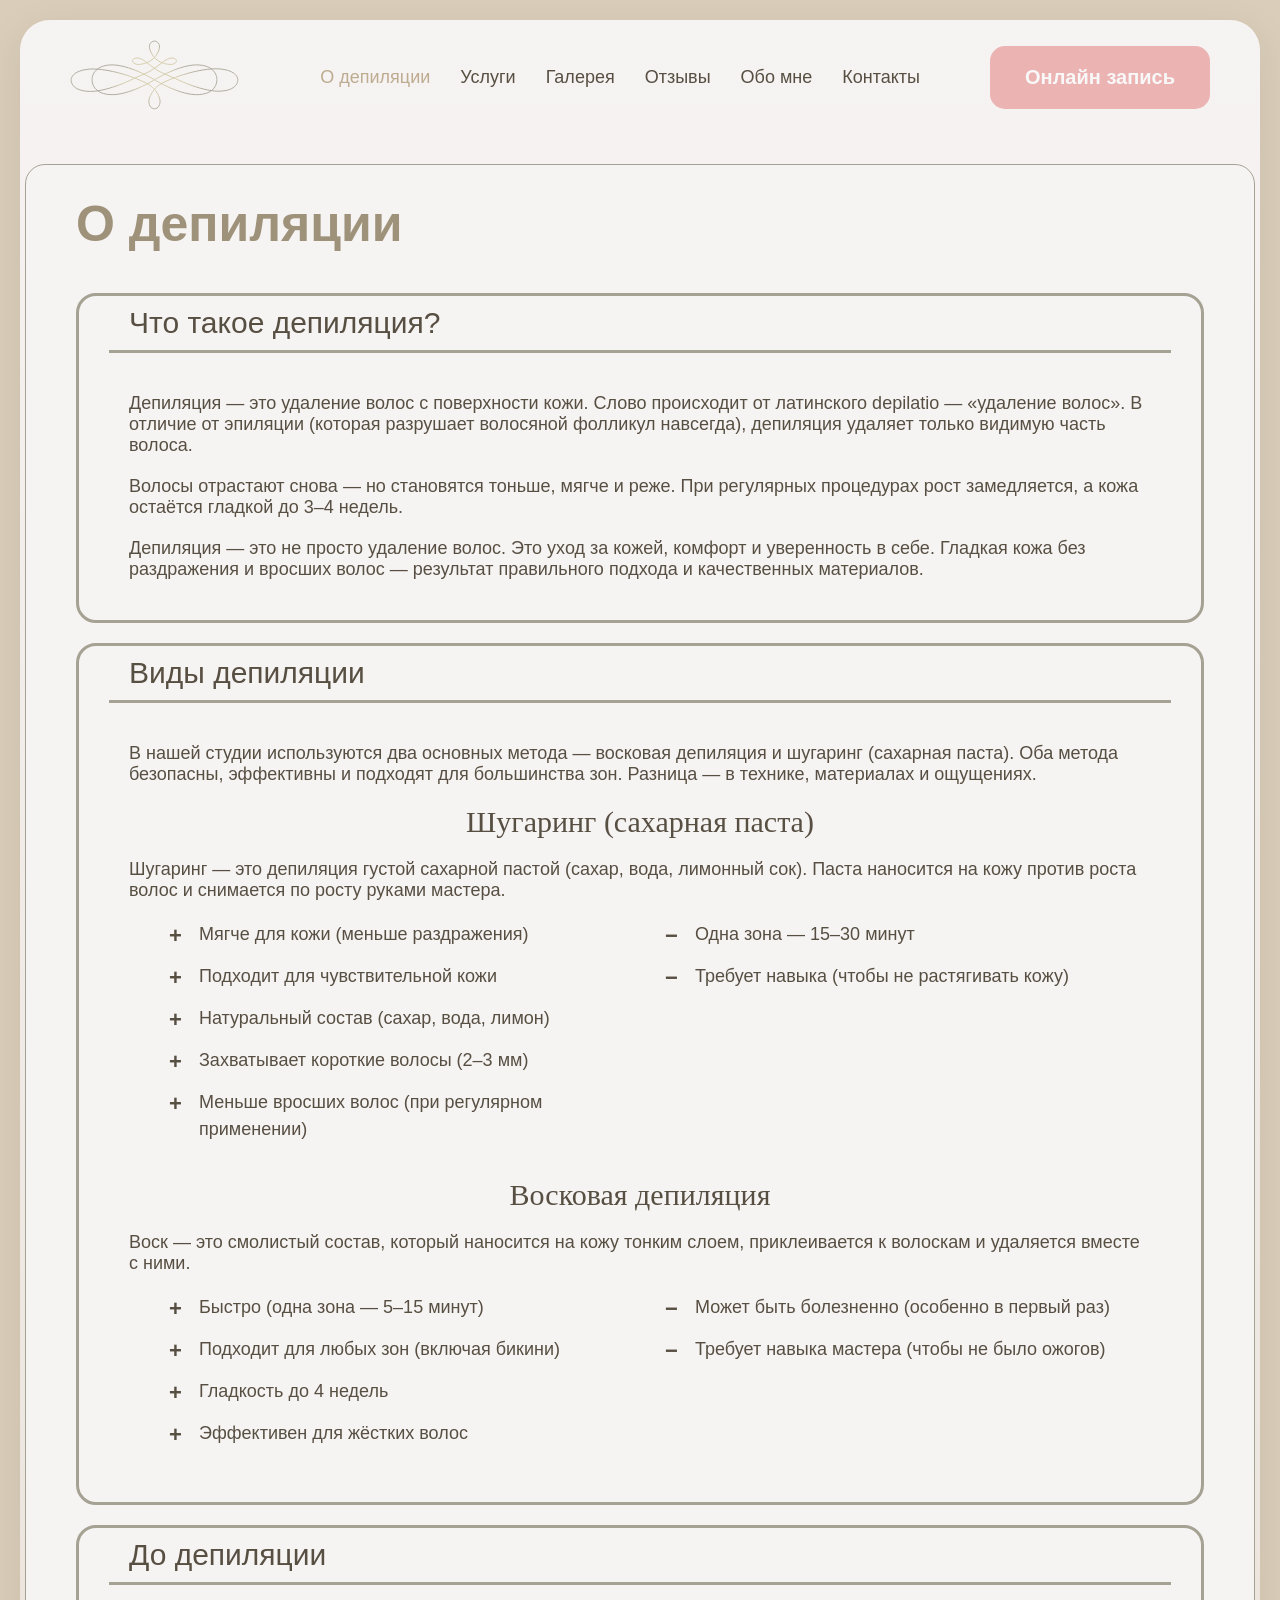
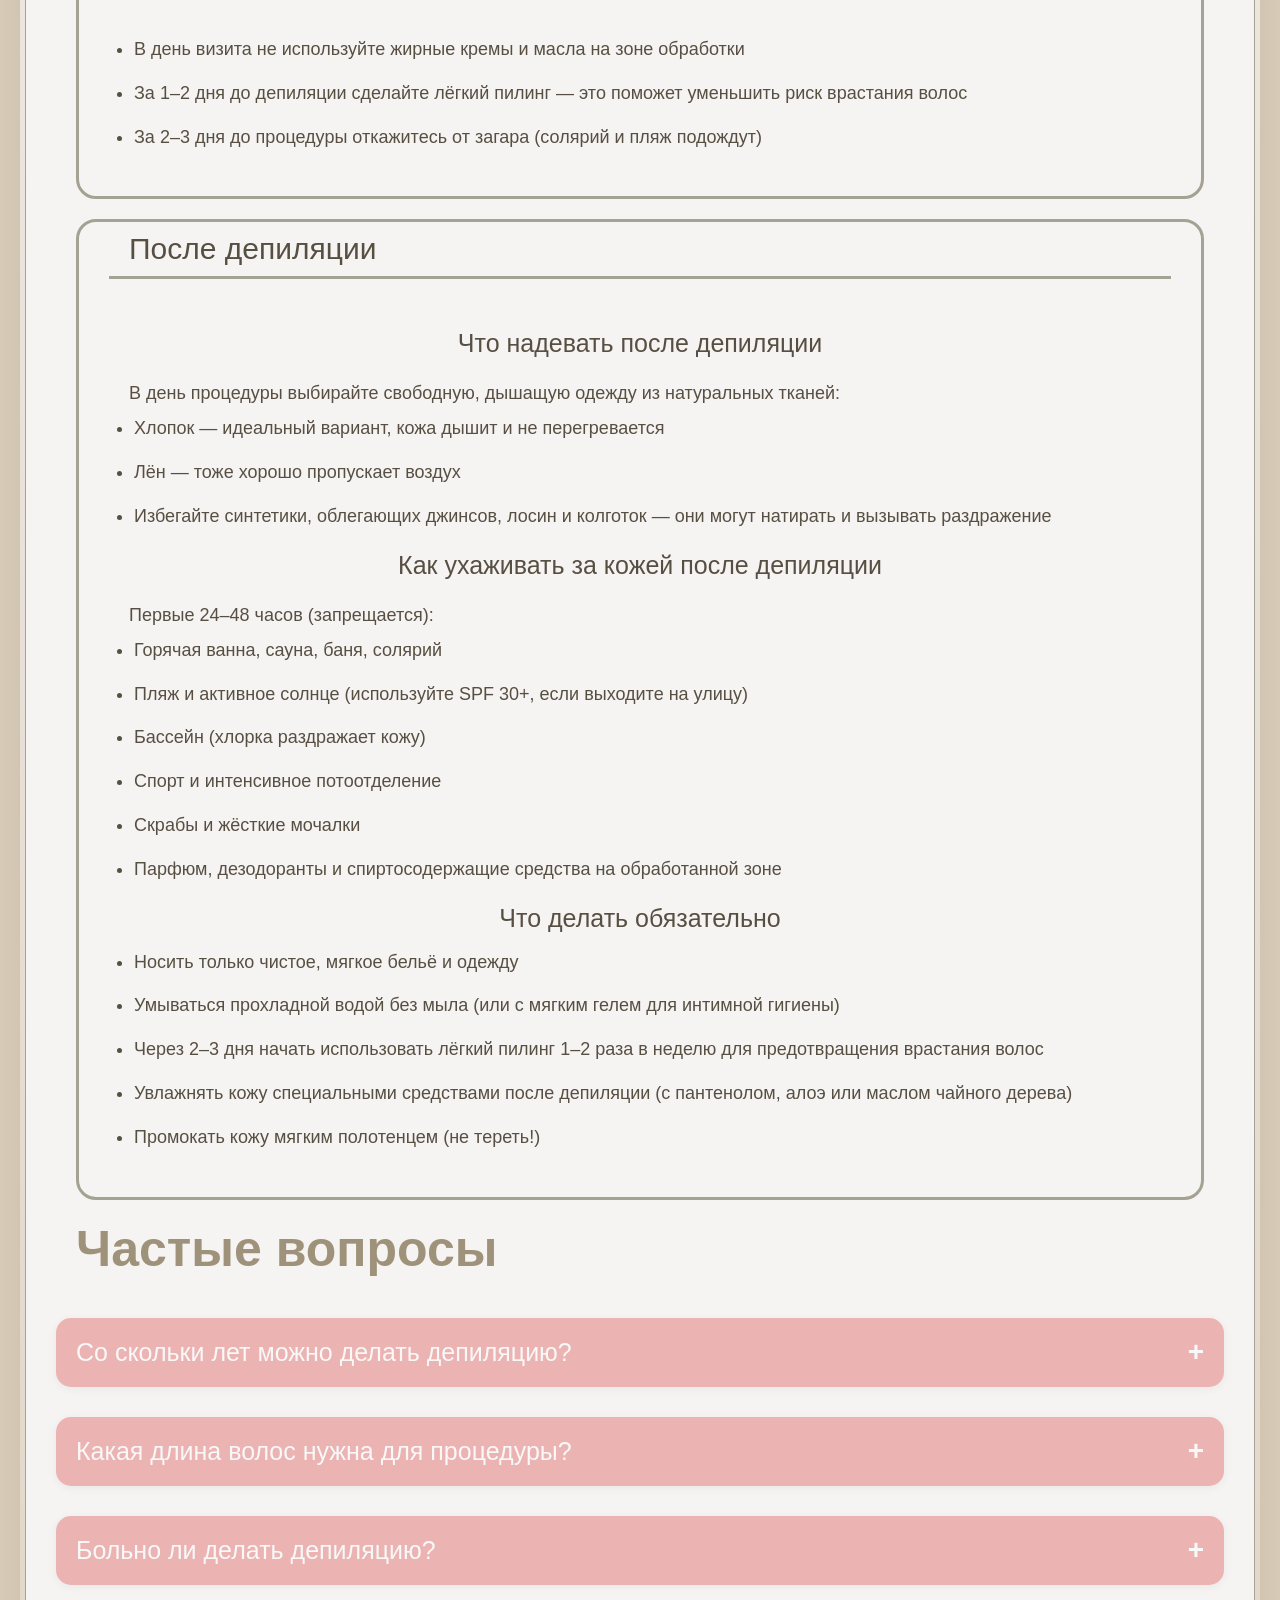
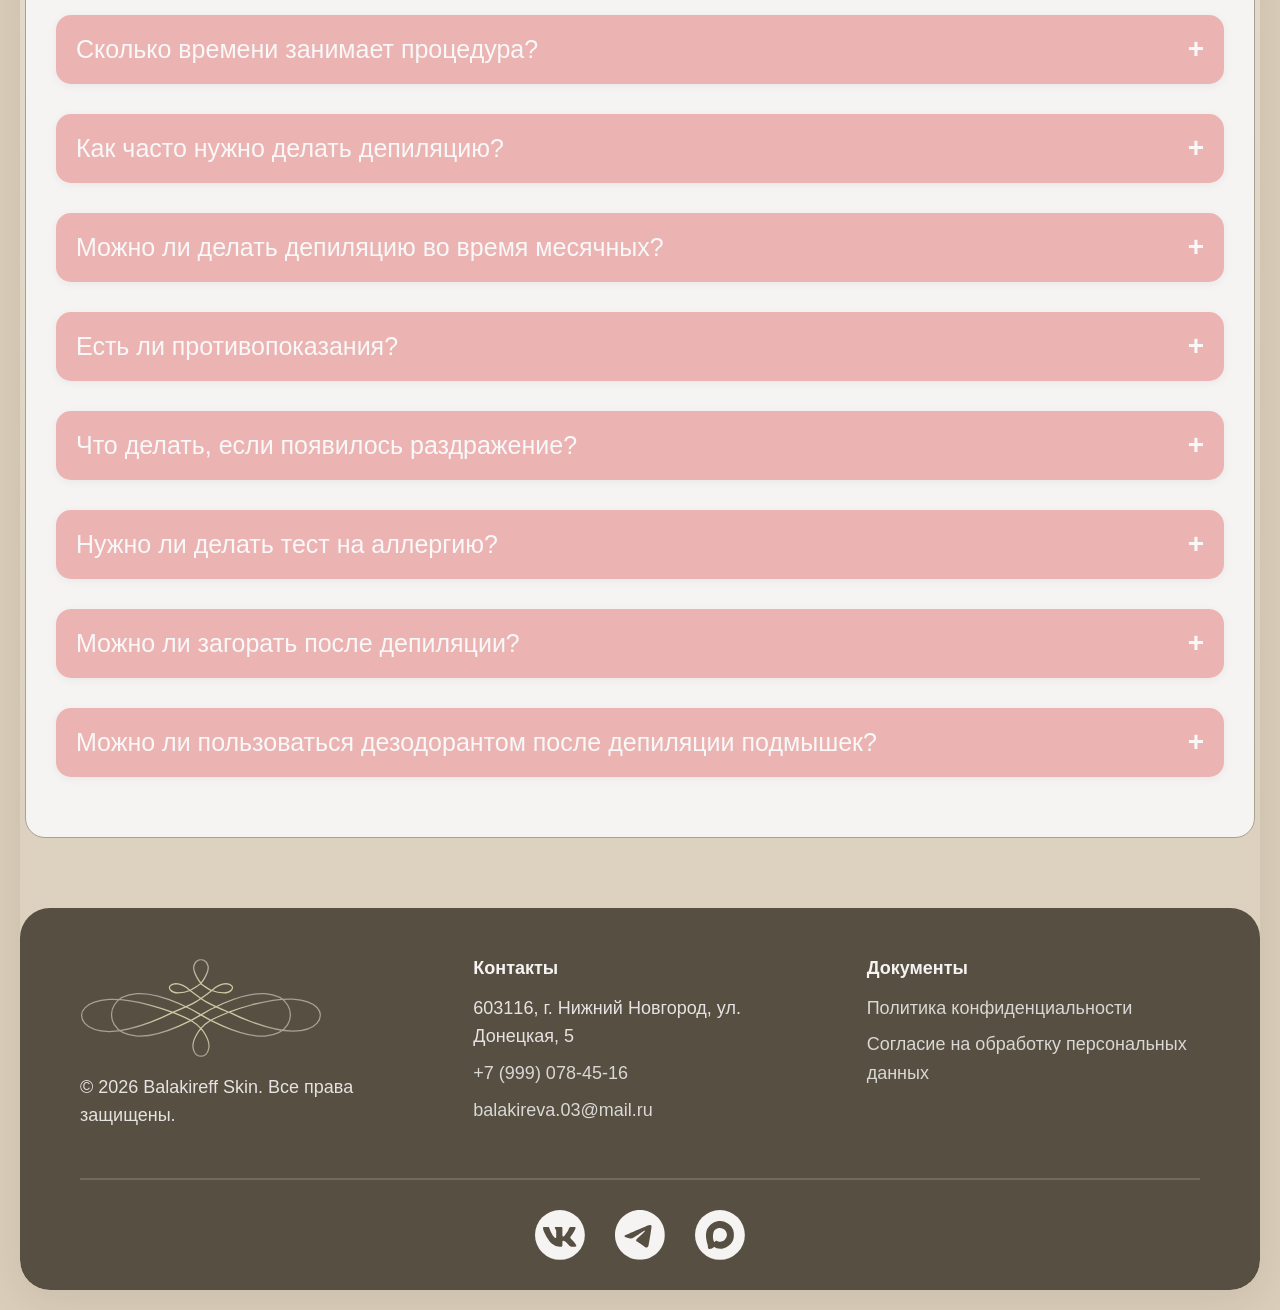
<file: o-depil.html>
<!DOCTYPE html>
<html lang="ru">
    <head>
        <meta charset="utf-8">
        <meta name="keywords" content="Студия депиляции, Нижний Новгород">
        <meta name="description" content ="Студия депиляции в Нижнем Новгороде">
        <title>Balakireff Skin</title>
        <link rel="stylesheet" href="style.css">
        <link rel="stylesheet" href="o-depil.css">
    </head>


    <body>
        <div class="page-wrapper">
        <div class="main-block">
            <header class="header">
                <a href="index.html" class="logo-link">
                    <img src="picture-site/logotip.svg" alt="Логотип" class="logo-img">
                </a>
        
            <nav class="nav">
                    <a href="o-depil.html" class="active">О депиляции</a>
                    <a href="Uslugi.html">Услуги</a>
                    <a href="works.html">Галерея</a>
                    <a href="index.html#reviews">Отзывы</a>
                    <a href="index.html#about-mne">Обо мне</a>
                    <a href="index.html#contacts">Контакты</a>
            </nav>
            <a href="https://beautyagent.ru/kristina1680" target="_blank" class="zapis-icon">Онлайн запись</a>
            </header>


            <main class="page-content">   
            <section class="o-depil">
                <div class="depil-content">
                    <div class="depil-title">
                        <h1>О депиляции</h1>
                    </div>
                    <div class="ramka">
                        <div class="depil-name">
                            <h2>Что такое депиляция?</h2>
                            <div class="depil-line"></div>
                            <div class="depil-pap">
                            <p>Депиляция — это удаление волос с поверхности кожи. Слово происходит от латинского depilatio — «удаление волос». 
                                В отличие от эпиляции (которая разрушает волосяной фолликул навсегда), депиляция удаляет только видимую часть волоса.</p>
                            <p>Волосы отрастают снова — но становятся тоньше, мягче и реже. При регулярных процедурах рост замедляется, а кожа остаётся гладкой до 3–4 недель.</p>
                            <p>Депиляция — это не просто удаление волос. Это уход за кожей, комфорт и уверенность в себе. 
                                Гладкая кожа без раздражения и вросших волос — результат правильного подхода и качественных материалов.</p>
                            </div>
                        </div>
                    </div>
                    <div class="ramka">
                        <div class="depil-name">
                            <h2>Виды депиляции</h2>
                            <div class="depil-line"></div>
                            <div class="depil-pap">
                            <p>В нашей студии используются два основных метода — восковая депиляция и шугаринг (сахарная паста). 
                                Оба метода безопасны, эффективны и подходят для большинства зон. Разница — в технике, материалах и ощущениях.</p>
                                <div class="shug">
                                    <p>Шугаринг (сахарная паста)</p>
                                </div>
                                <p>Шугаринг — это депиляция густой сахарной пастой (сахар, вода, лимонный сок). 
                                    Паста наносится на кожу против роста волос и снимается по росту руками мастера.</p>
                                    <div class="depil-pros-cons">
                                    <div class="pros-card">
                                        <ul>
                                        <li>Мягче для кожи (меньше раздражения)</li>
                                        <li>Подходит для чувствительной кожи</li>
                                        <li>Натуральный состав (сахар, вода, лимон)</li>
                                        <li>Захватывает короткие волосы (2–3 мм)</li>
                                        <li>Меньше вросших волос (при регулярном применении)</li>
                                        </ul>
                                    </div>

                                    <div class="cons-card">
                                        <ul>
                                        <li>Одна зона — 15–30 минут</li>
                                        <li>Требует навыка (чтобы не растягивать кожу)</li>
                                        </ul>
                                    </div>
                                    </div>

                                    <div class="shug">
                                    <p>Восковая депиляция</p>
                                </div>
                                <p>Воск — это смолистый состав, который наносится на кожу тонким слоем, 
                                    приклеивается к волоскам и удаляется вместе с ними.</p>
                                    <div class="depil-pros-cons">
                                        <div class="pros-card">
                                            <ul>
                                            <li>Быстро (одна зона — 5–15 минут)</li>
                                            <li>Подходит для любых зон (включая бикини)</li>
                                            <li>Гладкость до 4 недель</li>
                                            <li>Эффективен для жёстких волос</li>
                                            </ul>
                                        </div>

                                        <div class="cons-card">
                                            <ul>
                                            <li>Может быть болезненно (особенно в первый раз)</li>
                                            <li>Требует навыка мастера (чтобы не было ожогов)</li>
                                            </ul>
                                        </div>
                                    </div>
                            </div>
                        </div>
                    </div>

                    <div class="ramka">
                        <div class="depil-name">
                            <h2>До депиляции</h2>
                            <div class="depil-line"></div>
                            <div class="depil-pap">
                                <div class="do-depil">
                                            <ul>
                                            <li>В день визита не используйте жирные кремы и масла на зоне обработки</li>
                                            <li>За 1–2 дня до депиляции сделайте лёгкий пилинг — это поможет уменьшить риск врастания волос</li>
                                            <li>За 2–3 дня до процедуры откажитесь от загара (солярий и пляж подождут)</li>
                                            </ul>
                                        </div>
                            </div>
                        </div>
                    </div>

                    <div class="ramka">
                        <div class="depil-name">
                            <h2>После депиляции</h2>
                            <div class="depil-line"></div>
                            <div class="depil-pap">
                                <div class="do-depil">
                                    <h3>Что надевать после депиляции</h3>
                                    <p>В день процедуры выбирайте свободную, дышащую одежду из натуральных тканей:</p>
                                            <ul>
                                            <li>Хлопок — идеальный вариант, кожа дышит и не перегревается</li>
                                            <li>Лён — тоже хорошо пропускает воздух</li>
                                            <li>Избегайте синтетики, облегающих джинсов, лосин и колготок — они могут натирать и вызывать раздражение</li>
                                            </ul>
                                </div>
                                <div class="do-depil">
                                    <h3>Как ухаживать за кожей после депиляции</h3>
                                    <p>Первые 24–48 часов (запрещается):</p>
                                            <ul>
                                            <li>Горячая ванна, сауна, баня, солярий</li>
                                            <li>Пляж и активное солнце (используйте SPF 30+, если выходите на улицу)</li>
                                            <li>Бассейн (хлорка раздражает кожу)</li>
                                            <li>Спорт и интенсивное потоотделение</li>
                                            <li>Скрабы и жёсткие мочалки</li>
                                            <li>Парфюм, дезодоранты и спиртосодержащие средства на обработанной зоне</li>
                                            </ul>
                                </div>
                                <div class="do-depil">
                                    <h3>Что делать обязательно</h3>
                                            <ul>
                                            <li>Носить только чистое, мягкое бельё и одежду</li>
                                            <li>Умываться прохладной водой без мыла (или с мягким гелем для интимной гигиены)</li>
                                            <li>Через 2–3 дня начать использовать лёгкий пилинг 1–2 раза в неделю для предотвращения врастания волос</li>
                                            <li>Увлажнять кожу специальными средствами после депиляции (с пантенолом, алоэ или маслом чайного дерева)</li>
                                            <li>Промокать кожу мягким полотенцем (не тереть!)</li>
                                            </ul>
                                </div>
                            </div>
                        </div>

                    </div>
                    <div class="depil-title">
                        <h1>Частые вопросы</h1>
                    </div>

                    <details class="ask">
                        <summary>Со скольки лет можно делать депиляцию?</summary>
                        <div class="ask-list">
                            <div class="ask-item">
                                <span>Обычно депиляцию (воск или шугаринг) рекомендуют начинать с 13–16 лет, но всё зависит от зоны:
                                    <ul>
                                            <li>Носить только чистое, мягкое бельё и одежду</li>
                                            <li>Умываться прохладной водой без мыла (или с мягким гелем для интимной гигиены)</li>
                                            <li>Через 2–3 дня начать использовать лёгкий пилинг 1–2 раза в неделю для предотвращения врастания волос</li>
                                            <li>Увлажнять кожу специальными средствами после депиляции (с пантенолом, алоэ или маслом чайного дерева)</li>
                                            <li>Промокать кожу мягким полотенцем (не тереть!)</li>
                                            </ul>
                                </span>
                                
                            </div>
                            
                        </div>
                    </details>

                    <details class="ask">
                        <summary>Какая длина волос нужна для процедуры?</summary>
                        <div class="ask-list">
                            <div class="ask-item">
                                <span>Оптимальная длина — 3–5 мм. Если короче — мастер может не захватить волосок. 
                                    Если длиннее — лучше слегка подстричь за день до визита.</span>   
                            </div>
                        </div>
                    </details>

                    <details class="ask">
                        <summary>Больно ли делать депиляцию?</summary>
                        <div class="ask-list">
                            <div class="ask-item">
                                <span>Ощущения зависят от вашего болевого порога и зоны обработки. 
                                    В первый раз может быть немного чувствительно, но с каждым разом волосы становятся тоньше, и процедура переносится легче. 
                                    Я использую специальные техники, чтобы сделать процесс максимально комфортным.</span>   
                            </div>
                        </div>
                    </details>

                    <details class="ask">
                        <summary>Сколько времени занимает процедура?</summary>
                        <div class="ask-list">
                            <div class="ask-item">
                                <span>В среднем:
                                    <ul>
                                            <li>Бикини — 20–30 минут</li>
                                            <li>Ноги полностью — 40–60 минут</li>
                                            <li>Подмышки — 10–15 минут</li>
                                            <li>Руки — 20–30 минут</li>
                                            </ul>
                                </span>  
                            </div>
                        </div>
                    </details>

                    <details class="ask">
                        <summary>Как часто нужно делать депиляцию?</summary>
                        <div class="ask-list">
                            <div class="ask-item">
                                <span>Обычно рекомендуется проходить процедуру каждые 3–4 недели, так как волосы растут в разных фазах.</span>  
                            </div>
                        </div>
                    </details>

                    <details class="ask">
                        <summary>Можно ли делать депиляцию во время месячных?</summary>
                        <div class="ask-list">
                            <div class="ask-item">
                                <span>Можно, но учтите, что в этот период болевой порог может быть ниже. Ориентируйтесь на свои ощущения.</span>  
                            </div>
                        </div>
                    </details>

                    <details class="ask">
                        <summary>Есть ли противопоказания?</summary>
                        <div class="ask-list">
                            <div class="ask-item">
                                <span>Да:
                                    <ul>
                                            <li>Свежий загар (менее 24 часов)</li>
                                            <li>Повреждения кожи (порезы, царапины, солнечные ожоги)</li>
                                            <li>Варикозное расширение вен (на зоне обработки)</li>
                                            <li>Приём некоторых лекарств (антибиотиков)</li>
                                            <li>Беременность (желательно проконсультироваться с врачом)</li>
                                            </ul>
                                </span>  
                            </div>
                        </div>
                    </details>

                    <details class="ask">
                        <summary>Что делать, если появилось раздражение?</summary>
                        <div class="ask-list">
                            <div class="ask-item">
                                <span>Используйте успокаивающие средства — пантенол, алоэ или специальный лосьон после депиляции. 
                                    Если раздражение сильное — обработайте антисептиком (хлоргексидин) и дайте коже отдых.</span>  
                            </div>
                        </div>
                    </details>

                    <details class="ask">
                        <summary>Нужно ли делать тест на аллергию?</summary>
                        <div class="ask-list">
                            <div class="ask-item">
                                <span>Да, особенно если вы впервые пробуете шугаринг или воск. 
                                    Мастер всегда предложит сделать тест на небольшом участке кожи.</span>  
                            </div>
                        </div>
                    </details>

                    <details class="ask">
                        <summary>Можно ли загорать после депиляции?</summary>
                        <div class="ask-list">
                            <div class="ask-item">
                                <span>Только через 48 часов и обязательно с SPF 30+ на обработанной зоне!</span>  
                            </div>
                        </div>
                    </details>

                    <details class="ask">
                        <summary>Можно ли пользоваться дезодорантом после депиляции подмышек?</summary>
                        <div class="ask-list">
                            <div class="ask-item">
                                <span>Только через 24–48 часов и обязательно безалкогольным, без отдушек.</span>  
                            </div>
                        </div>
                    </details>


                </div>
            </section>
            </main>


             <footer class="footer" id="contacts">
        <div class="footer-wrapper">
            <div class="footer-top">
                <div class="footer-col">
                    <img src="picture-site/logotip.svg" alt="Балакирефф Скин" class="footer-logo">
                    <p class="prava-c">© <span id="copyright-year"></span> Balakireff Skin. Все права защищены.</p>
                </div>

                <div class="footer-col">
                    <h4>Контакты</h4>
                    <p>603116, г. Нижний Новгород, ул. Донецкая, 5</p>
                    <p><a href="tel:+79990784516">+7 (999) 078-45-16</a></p>
                    <p><a href="mailto:balakireva.03@mail.ru">balakireva.03@mail.ru</a></p>
                </div>

                <div class="footer-col">
                    <h4>Документы</h4>
                    <p><a href="">Политика конфиденциальности</a></p>
                    <p><a href="">Согласие на обработку персональных данных</a></p>
       
                </div>

            </div>
        <div class="footer-bottom">
            <div class="footer-socials">
            <a href="https://vk.ru/balakireff_skin" target="_blank"><img src="picture-site/vk-icon.svg" alt="ВКонтакте">
            </a>
            <a href="https://t.me/balakireff_skin" target="_blank"><img src="picture-site/telegram-icon.svg" alt="Телеграм">
            </a>
            <a href="https://max.ru/channel_balakireff_skin" target="_blank"><img src="picture-site/max-icon.svg" alt="Макс">
            </a>
        </div>

    </div>
        </div>
    </footer>

<script>
  document.getElementById('copyright-year').textContent = new Date().getFullYear();
</script>
        </footer>
    </body>
    </html>
</file>
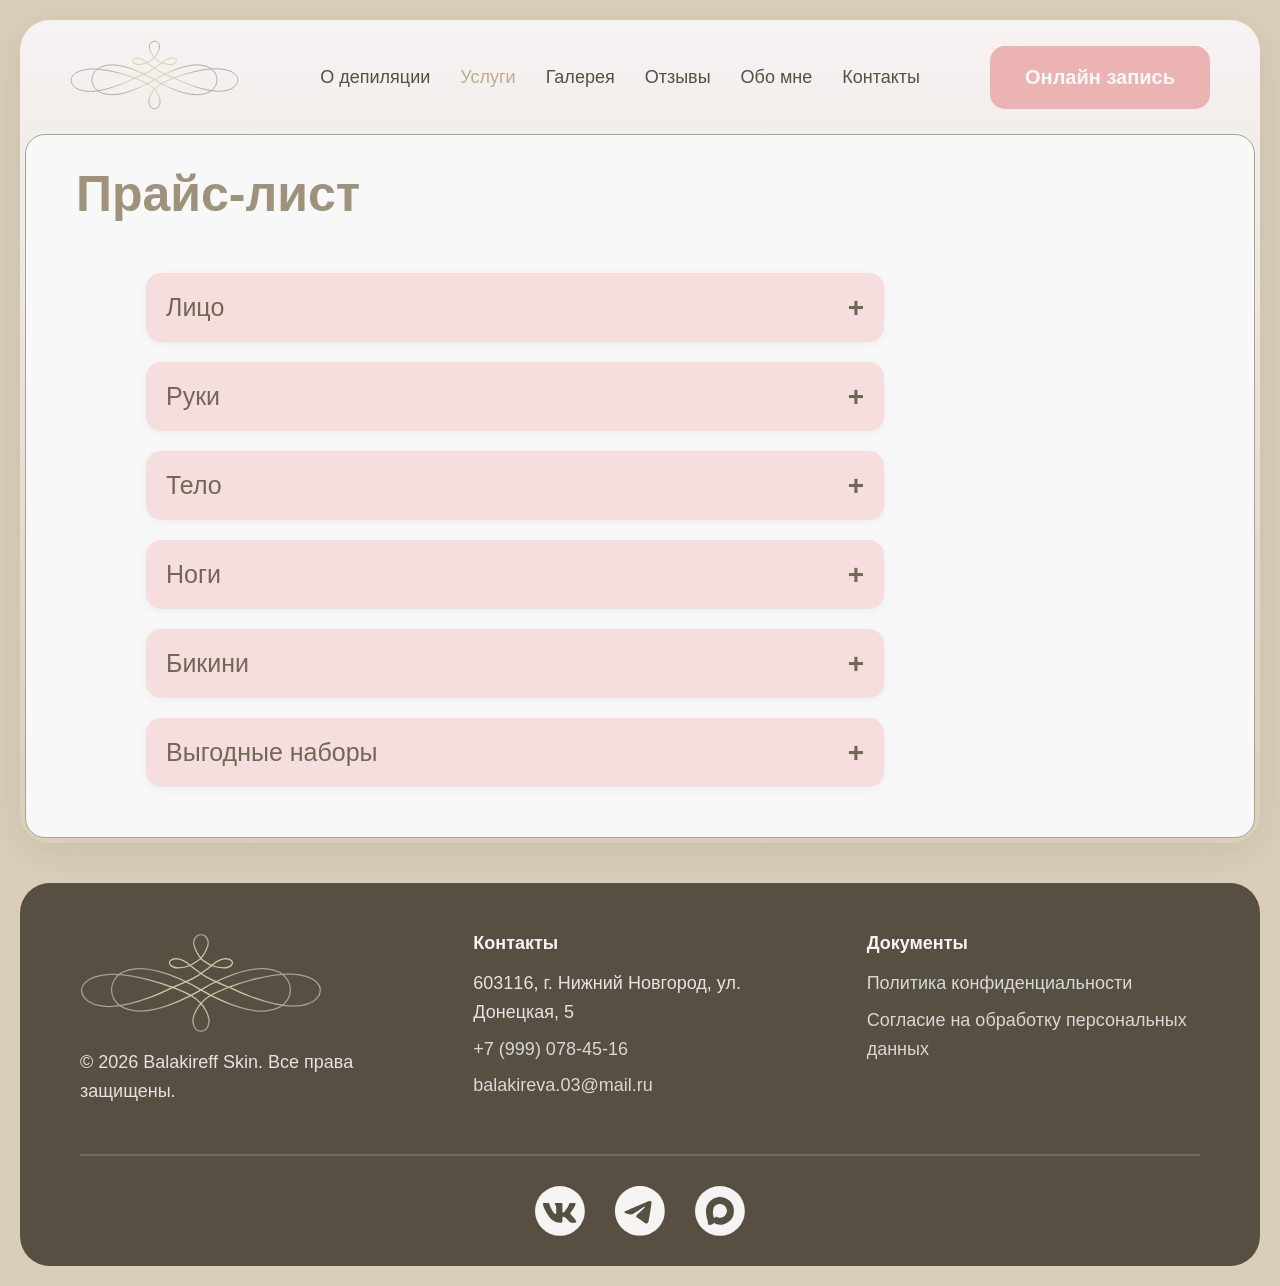
<file: Uslugi.html>
<!DOCTYPE html>
<html lang="ru">
    <head>
        <meta charset="utf-8">
        <meta name="keywords" content="Студия депиляции, Нижний Новгород">
        <meta name="description" content ="Студия депиляции в Нижнем Новгороде">
        <title>Balakireff Skin</title>
        <link rel="stylesheet" href="style.css">
        <link rel="stylesheet" href="uslugi.css">
    </head>


    <body>
        <div class="page-wrapper">
        <div class="main-block">
            <header class="header">
                <a href="index.html" class="logo-link">
                    <img src="picture-site/logotip.svg" alt="Логотип" class="logo-img">
                </a>
        
            <nav class="nav">
                    <a href="o-depil.html">О депиляции</a>
                    <a href="Uslugi.html" class="active">Услуги</a>
                    <a href="works.html">Галерея</a>
                    <a href="index.html#reviews">Отзывы</a>
                    <a href="index.html#about-mne">Обо мне</a>
                    <a href="index.html#contacts">Контакты</a>
            </nav>
            <a href="https://beautyagent.ru/kristina1680" target="_blank" class="zapis-icon">Онлайн запись</a>
            
            </header>

        <main class="page-content">   
            <section class="uslugi">
                <div class="container">
                    <h1>Прайс-лист</h1>


                    <details class="uslugi-category">
                        <summary>Лицо</summary>
                        <div class="uslugi-list">
                            <div class="uslugi-item">
                                <span>Бакенбарды (10 мин.)</span>
                                <span class="uslugi-price">500 руб.</span>
                            </div>
                            <div class="uslugi-item">
                                <span>Верхняя губа (15 мин.)</span>
                                <span class="uslugi-price">500 руб.</span>
                            </div>
                        </div>
                    </details>


                    <details class="uslugi-category">
                        <summary>Руки</summary>
                        <div class="uslugi-list">
                            <div class="uslugi-item">
                                <span>Руки полностью (25 мин.)</span>
                                <span class="uslugi-price">1000 руб.</span>
                            </div>
                            <div class="uslugi-item">
                                <span>Руки по локоть (15 мин.)</span>
                                <span class="uslugi-price">800 руб.</span>
                            </div>
                        </div>
                    </details>


                    <details class="uslugi-category">
                        <summary>Тело</summary>
                        <div class="uslugi-list">
                            <div class="uslugi-item">
                                <span>Живот (25 мин.)</span>
                                <span class="uslugi-price">800 руб.</span>
                            </div>
                            <div class="uslugi-item">
                                <span>Поясница (25 мин.)</span>
                                <span class="uslugi-price">800 руб.</span>
                            </div>
                            <div class="uslugi-item">
                                <span>Ягодицы (15 мин.)</span>
                                <span class="uslugi-price">800 руб.</span>
                            </div>
                            <div class="uslugi-item">
                                <span>Подмышечные впадины (15 мин.)</span>
                                <span class="uslugi-price">600 руб.</span>
                            </div>
                            <div class="uslugi-item">
                                <span>Полоска на животе (5 мин.)</span>
                                <span class="uslugi-price">100 руб.</span>
                            </div>
                        </div>
                    </details>

                    <details class="uslugi-category">
                        <summary>Ноги</summary>
                        <div class="uslugi-list">
                            <div class="uslugi-item">
                                <span>Ноги полностью (45 мин.)</span>
                                <span class="uslugi-price">1600 руб.</span>
                            </div>
                            <div class="uslugi-item">
                                <span>Ноги до колен (голени) (30 мин.)</span>
                                <span class="uslugi-price">1100 руб.</span>
                            </div>
                            <div class="uslugi-item">
                                <span>Ноги выше колен (бёдра) (30 мин.)</span>
                                <span class="uslugi-price">1100 руб.</span>
                            </div>
                        </div>
                    </details>

                    <details class="uslugi-category">
                        <summary>Бикини</summary>
                        <div class="uslugi-list">
                            <div class="uslugi-item">
                                <span>Глубокое бикини (30 мин.)</span>
                                <span class="uslugi-price">1400 руб.</span>
                            </div>
                            <div class="uslugi-item">
                                <span>Классика/среднее бикини (25 мин.)</span>
                                <span class="uslugi-price">1200 руб.</span>
                            </div>
                        </div>
                    </details>

                    <details class="uslugi-category">
                        <summary>Выгодные наборы</summary>
                        <div class="uslugi-list">
                            <div class="uslugi-item">
                                <span>Премиум (2 ч.)<br>(глубокое бикини + подмышки + ноги полностью)</span>
                                <span class="uslugi-price">3400 руб.</span>
                            </div>
                            <div class="uslugi-item">
                                <span>Оптимальный (1 ч. 30 мин.)<br>(Глубокое бикини + подмышки + голень/бедро)</span>
                                <span class="uslugi-price">2900 руб.</span>
                            </div>
                            <div class="uslugi-item">
                                <span>Базовый (50 мин.)<br>(Глубокое бикини + подмышки)</span>
                                <span class="uslugi-price">1900 руб.</span>
                            </div>
                        </div>
                    </details>
                </div>
            </section>

        </main>
        </div>        

    <footer class="footer">
        <div class="footer-wrapper">
            <div class="footer-top">
                <div class="footer-col">
                    <img src="picture-site/logotip.svg" alt="Балакирефф Скин" class="footer-logo">
                    <p class="prava-c">© <span id="copyright-year"></span> Balakireff Skin. Все права защищены.</p>
                </div>

                <div class="footer-col">
                    <h4>Контакты</h4>
                    <p>603116, г. Нижний Новгород, ул. Донецкая, 5</p>
                    <p><a href="tel:+79990784516">+7 (999) 078-45-16</a></p>
                    <p><a href="mailto:balakireva.03@mail.ru">balakireva.03@mail.ru</a></p>
                </div>

                <div class="footer-col">
                    <h4>Документы</h4>
                    <p><a href="">Политика конфиденциальности</a></p>
                    <p><a href="">Согласие на обработку персональных данных</a></p>
       
                </div>

            </div>
        <div class="footer-bottom">
            <div class="footer-socials">
            <a href="https://vk.ru/balakireff_skin" target="_blank"><img src="picture-site/vk-icon.svg" alt="ВКонтакте">
            </a>
            <a href="https://t.me/balakireff_skin" target="_blank"><img src="picture-site/telegram-icon.svg" alt="Телеграм">
            </a>
            <a href="https://max.ru/channel_balakireff_skin" target="_blank"><img src="picture-site/max-icon.svg" alt="Макс">
            </a>
        </div>

    </div>
        </div>
    </footer>

<script>
  document.getElementById('copyright-year').textContent = new Date().getFullYear();
</script>
        </footer>
    </body>
    </html>
</file>
<file: style.css>
@font-face {
  font-family: 'Playfair Display';
  src: url('fonts/PlayfairDisplay-Regular.ttf') format('truetype');
  font-weight: 400;
  font-style: normal;
  font-display: swap;
}

html {
  scroll-behavior: smooth;
}

/* ОСНОВА */
body {
  background: #DACEBA;
  margin: 0;
  padding: 20px 20px;
  
}
.main-block {
  max-width: 1860px;
  margin: 0 auto;
  background: linear-gradient(180deg, #F6F3F3 0%, #DACEBA 100%);
  border-radius: 30px;
  box-shadow: 0 10px 40px rgba(0, 0, 0, 0.08);
  overflow: hidden;
}

                        /* ШАПКА */

.header {
  top: 0;
  left: 0;
  
  display: flex;
  align-items: center;
  
}

.logo-img {
  height: 70px;
  width: auto;
  position: relative;
  margin: 20px 20px 20px 50px;
}

.nav {
  display: flex;
  margin-left: auto;
  gap: 30px;
  margin-right: 20px;
  
}

.nav a {
  text-decoration: none;
  color: #574F42;
  font-family: 'raleway', sans-serif;
  font-size: 18px;
  font-weight: 400;
  position: relative;
}

.nav a:hover {
  color: #BDAC8F;
}
.nav a.active {
  color: #BDAC8F;
}

.zapis-icon {
  margin: 0 50px;
  display: inline-block;
  padding: 20px 35px;                 /* ← можно менять */
  background: #ECB3B3;                /* ← розовый как у тебя */
  color: #f8f8f8;
  text-decoration: none;
  border-radius: 15px;                /* ← скругление */
  font-size: 20px;
  font-weight: 600;
  font-family: 'Raleway', sans-serif;
  transition: all 0.3s ease;
  white-space: nowrap;                /* ← не переносится */
}

.zapis-icon:hover {
  background: #ECB3B3;
  transform: translateY(-3px);
  
}

                                             /* МЭИН */

/*БАННЕР*/

.banner {
  padding: 0 5px;
}

.banner-bg {
  position: relative;
  color: #000000;
  height: 550px;
  border-radius: 20px;
  border: 1px solid #A5A293;
  overflow: hidden;
}

.banner-img {
  position: absolute;
  width: 100%;
  height: 100%;

}

.banner-content {
  top: 0;                            /* ← прижать к верху */
  left: 0;                           /* ← прижать к левому краю */
  width: 100%;                       /* ← на всю ширину */
  height: 100%;
  position: absolute;              /* поверх картинки */
  justify-content: center;      /* ← по вертикали центр */
  align-items: flex-start;
  padding-left: 50px;
  
  display: flex;
  flex-direction: column;
  text-align: center;
}

.banner-text {
  text-align: center;
}

.banner-title {
  font-family: 'Playfair Display', serif;
  font-size: 80px;
  font-weight: bold;
  font-style: italic;
  margin: 0 0 15px 0;
  line-height: 1;

  background: linear-gradient(0deg, #766957 0%, #A39574 46%);
  -webkit-background-clip: text;
  background-clip: text;
  -webkit-text-fill-color: transparent;
  color: transparent;
}

.banner-name {
  font-family: 'Raleway', sans-serif;
  font-size: 30px;
  font-weight: 400;
  font-style: normal;
  color:#574F42;
  margin: 40px 0 0 0;
}

.banner-subtitle {
  font-family: 'Raleway', sans-serif;
  font-size: 25px;
  font-weight: 300;
  font-style: normal;
  color:#574F42;
  margin: 10px 0 0 0;
}

@media (max-width: 768px) {
  .banner-content {
    padding-left: 15px !important;     /* Меньше отступ слева */
    padding-right: 15px !important;
  }
  
  .banner-title {
    font-size: 40px !important;        /* Уменьшаем заголовок (было 80px) */
    line-height: 1.1 !important;
  }
  
  .banner-name {
    font-size: 20px !important;        /* Имя мастера меньше */
    margin-top: 20px !important;
  }
  
  .banner-subtitle {
    font-size: 16px !important;        /* Подзаголовок меньше */
    margin-bottom: 20px !important;
  }
  
  .obo-mne {
    margin-top: 20px !important;       /* Кнопка ближе */
  }
  
  .obo-mne img {
    height: 40px !important;           /* Кнопка меньше */
  }
}

.obo-mne {
  margin: 40px 0 0 0;
  display: inline-block;
  padding: 20px 35px;
  background: #ECB3B3;
  color: #f8f8f8;
  text-decoration: none;
  border-radius: 15px;
  font-size: 20px;
  font-weight: 600;
  font-family: 'Raleway', sans-serif;
  transition: all 0.3s ease;
  white-space: nowrap;                /* ← не переносится */
}

.obo-mne:hover {
  background: #ECB3B3;
  transform: translateY(-3px);
  
}


                                 /* ПОПУЛЯРНЫЕ УСЛУГИ */

.services-wrap {
  margin: 0 auto;
  padding: 30px 5px;
  background: #f6f3f3;
  border-radius: 20px;
  box-sizing: border-box;
  border: 1px solid #A5A293;
}

.services {
  padding: 20px 5px;
}

.services h2 {
  font-size: 50px;
  text-align: left;
  margin: 0 0 0 50px;
  font-family: 'Raleway', sans-serif;
  color: #9F927A;
  line-height: 1;
}

.service-head {
  display: flex;
  justify-content: space-between;  /* ← заголовок слева, ссылка справа */
  align-items: center;             /* ← по центру по вертикали */
}

.services-link {
  font-family: 'Raleway', serif;
  font-size: 25px;
  font-weight: 400;
  color: #574F42;
  text-decoration: none;
  margin: 0 50px 0 0;
}

.services-link:hover {
  color: #BDAC8F;
}

.services-grid {
  display: flex;              /* ← карточки в ряд */
  gap: 30px;                  /* ← отступ между карточками */
  justify-content: center;    /* ← по центру */
  flex-wrap: wrap;
  margin: 90px 0 0 0;
}

.service-card {
  position: relative;
  flex: 1;                    /* ← одинаковая ширина */
  max-width: 300px;
  height: 500px;
  border-radius: 20px;
  text-align: center;         /* ← текст по центру */
  box-shadow: 0 4px 10px rgba(0, 0, 0, 0.08);   /* ← тень */
  transition: transform 0.3s, box-shadow 0.3s;
  overflow: hidden;
  background: #A5A293;
}

.service-card:hover {
  transform: translateY(-5px);
  box-shadow: 0 8px 30px rgba(0, 0, 0, 0.15);
}

.service-card h3 {
  font-size: 25px;
  font-weight: 400;
  font-family: 'Raleway', sans-serif;
  color: #574F42;
  position: relative ;
}

.card-photo {
  width: 100%;
  height: auto;
} 

.card-name {
  position: absolute;
  display: block;
  bottom: 0;
  left: 0;
  right: 0;
  padding: 0 0;
  text-decoration: none;
  background: #f8f8f8;
  border-radius: 8px;
  margin: 0 20px 20px 20px;
  border: 1px solid #A5A293;
}

.service-knopka {
  text-align: center;                /* ← центрирует кнопку */
  margin-top: 90px;
}

.zapis-s {
  display: inline-block;
  padding: 30px 100px;
  background: #ECB3B3;
  color: #f8f8f8;
  text-decoration: none;
  border-radius: 15px;
  font-size: 40px;
  font-weight: 600;
  font-family: 'Raleway', sans-serif;
  transition: all 0.3s ease;
  white-space: nowrap;                /* ← не переносится */
}

.zapis-s:hover {
  background: #ECB3B3;
  transform: translateY(-3px);
  
}




.bonus {
              /* Твой жёлтый фон */
}

.bonus-wrap {
margin: 0 5px 20px 5px;
  padding: 30px 0 0 0;
  background: #f6f3f3;
  border-radius: 20px;
  box-sizing: border-box;
  border: 1px solid #A5A293;
  
}

/* СЕТКА (2 КОЛОНКИ) */
.bonus-container {
  display: grid;
  grid-template-columns: 1fr 1fr;   /* 50% на 50% */
  gap: 50px;
  align-items: center;              /* Выравниваем по центру по вертикали */
                  /* Белая подложка (если нужно) */
  
  border-radius: 20px;
  padding: 0 30px 30px 30px;
}

/* ЛЕВАЯ КОЛОНКА (ТЕКСТ) */
.bonus-text h2 {
  font-size: 32px;
  font-family: 'Raleway', sans-serif;
  font-weight: bold;
  color: #574F42;
  margin: 0 0 20px 0;
  line-height: 1.2;
}

.bonus-text p {
  font-size: 18px;
  font-family: 'Inter', sans-serif;
  color: #574F42;
  line-height: 1.6;
  margin: 0 0 20px 0;
}

/* СПИСОК СКИДОК */
.bonus-list {
  list-style: none;
  padding: 0;
  margin: 0 0 25px 0;
}

.bonus-list li {
  font-family: 'Inter', sans-serif;
  font-size: 18px;
  color: #574F42;
  padding: 10px 0;
  border-bottom: 1px dashed rgba(87, 79, 66, 0.2);
}

.bonus-list li:last-child {
  border-bottom: none;
}

.bonus-list strong {
  color: #ECB3B3;                  /* Розовый акцент на "3-й визит" */
}

/* ПРИМЕЧАНИЕ */
.bonus-note {
  font-size: 14px !important;
  color: #A5A293 !important;
  font-style: italic;
}

/* ПРАВАЯ КОЛОНКА (ФОТО) */
.bonus-image {
  border-radius: 20px;
  overflow: hidden;
  border: 1px solid #A5A293;
  height: 100%;                    /* Растягиваем на всю высоту */
}

.bonus-image img {
  width: 100%;
  height: 100%;
  object-fit: cover;               /* Фото заполняет блок, не искажаясь */
  display: block;
}

/* МОБИЛЬНАЯ ВЕРСИЯ */
@media (max-width: 900px) {
  .bonus-container {
    grid-template-columns: 1fr;    /* В столбик */
    padding: 30px;
    gap: 30px;
  }
  .bonus-text h2 {
    font-size: 26px;
  }
}

.bonus-title h2{
  margin: 0 0 40px 50px;
  font-size: 50px;
  font-family: 'Raleway', sans-serif;
  color: #9F927A;
}

                                                       /*АКЦИИ*/

.sale {
  margin: 0 5px;
}

.sale-wrap {
  margin: 0;
  padding: 30px 0 140px 0;
  background: #f6f3f3;
  border-radius: 20px;
  box-sizing: border-box;
  border: 1px solid #A5A293;
}

.sale-head {
  display: flex;
  align-items: center;
}

.sale-head h2 {
  margin: 0 0 40px 50px;
  font-size: 50px;
  font-family: 'Raleway', sans-serif;
  color: #9F927A;
}

/* СЕТКА (выравнивает карточки по высоте) */
.sale-grid {
  display: grid;
  grid-template-columns: repeat(4, 1fr);
  gap: 10px;
  max-width: 15000px;
  margin: 0 auto;
  padding: 0 20px;
  align-items: stretch; /* ← это заставляет все ячейки быть одной высоты */
}

/* КАРТОЧКА */
.sale-card {
  display: flex;
  flex-direction: column; /* элементы внутри идут сверху вниз */
  height: 100%; /* растягиваем на всю высоту ячейки */
  min-height: 500px;
  border-radius: 20px;
  overflow: hidden;
  box-shadow: 0 4px 10px rgba(0, 0, 0, 0.08);
  transition: transform 0.3s;
  background: #E5DFB0; /* белый фон для нижней части */
  margin: 10px 10px 10px 10px;
}

.sale-card:hover {
  transform: translateY(-5px);
}

/* ЖЁЛТАЯ ШАПКА */
.sale-card-top {
  background: #E5DFB0;
  padding: 20px;
  text-align: center;
}

.sale-card-top h3 {
  font-size: 25px;
  font-family: 'Inter', sans-serif;
  color: #574F42;
  font-weight: 400;
  margin: 0;
}

/* БЕЛЫЙ БЛОК С ТЕКСТОМ */
.sale-card-body {
  display: flex;
  padding: 0;
  background: #f8f8f8;
  flex-grow: 1; /* ← это заставляет белый блок растягиваться и заполнять пустоту */
  text-align: center;
  margin: 0 5px 0 5px;
  border-radius: 15px;
  align-items: center;                 /* центр по вертикали */
  justify-content: center;             /* центр по горизонтали */
}

.sale-card-body p {
  font-family: 'Inter', sans-serif;
  font-size: 18px;
  font-weight: 300;
  color: #574F42;
  margin: 5px;
  line-height: 1.5;
}

/* МЕСТО ДЛЯ КАРТИНКИ (пока пустое) */
.sale-card-img {
  height: 200px;             /* ← высота под фото */
  background: #E9E5C7;       /* ← пока пусто — серый фон */
  border-radius: 15px;       /* ← скруглённые углы */
  margin: 20px 5px 5px 5px;          /* ← отступ от белого блока */
  overflow: hidden;          /* ← если картинка больше — обрежется */
}

/* Если добавишь картинку внутрь */
.sale-card-img img {
  width: 100%;
  height: 100%;
  object-fit: cover;         /* ← заполняет блок, не искажая */
  display: block;
}

/* Чтобы на телефонах всё не сжималось в кашу */
@media (max-width: 1024px) {
  .sale-grid { grid-template-columns: repeat(2, 1fr); }
}
@media (max-width: 600px) {
  .sale-grid { grid-template-columns: 1fr; }
}

                                                       /*ОБО МНЕ*/
.about {
  padding: 30px 0;
  background: #f6f3f3;
  border: 1px solid #A5A293;
  border-radius: 20px;
  margin: 20px 5px 5px 5px;
}

.about-wrap {
  max-width: 1860px;
  margin: 0 auto;
  padding: 0 40px;
  box-sizing: border-box;
  display: flex;                     /* ← 2 колонки: текст + фото */
  gap: 50px;
  align-items: stretch;              /* ← фото растягивается по высоте */
}

/* ЛЕВАЯ КОЛОНКА */
.about-left {
  flex: 1;                           /* Занимает оставшееся место */
  display: flex;
  flex-direction: column;
}

/* ЗАГОЛОВОК (Имя, должность, линия) */
.about-head {
  margin-bottom: 30px;
}

.about-name {
  font-size: 80px;
  font-family: 'Playfair Display', serif;
  font-weight: bold;
  color: #574F42;
  margin: 0 0 20px 0;
  line-height: 1;
}

.about-role {
  font-size: 18px;
  font-family: 'Raleway', sans-serif;
  color: #574F42;
  margin: 20px 0 20px 0;
  text-transform: uppercase;
}

.about-line {
  width: 460px;
  height: 2px;
  background: #A5A293;
}

/* КАРТОЧКА "ОБО МНЕ" */
.about-card {
  background: #A5A293;
  border-radius: 20px;
  padding: 40px;
  box-shadow: 0 4px 20px rgba(0, 0, 0, 0.05);
  flex-grow: 1;                      /* Растягивается на оставшееся место */
}

.about-card h3 {
  font-size: 30px;
  font-family: 'Raleway', sans-serif;
  font-weight: bold;
  color: #f8f8f8;
  margin: 0 0 20px 0;
}

.about-card p {
  font-size: 18px;
  line-height: 1.7;
  font-family: 'Raleway', sans-serif;
  color: #f8f8f8;
  margin: 0;
}

/* ПРАВАЯ КОЛОНКА: ФОТО */
.about-photo {
  flex: 0 0 450px;                   /* Фиксированная ширина 400px */
  border-radius: 20px;
  
}

.about-photo img {
  width: 100%;
  height: 100%;
  object-fit: cover;                 /* Заполняет блок, не искажая */
  display: block;
}

/* ========================================= */
/* БЛОК "МОЙ ПОДХОД"                         */
/* ========================================= */

.about-approach-wrap {
  max-width: 1860px;
  margin: 60px auto 0;
  padding: 0 40px;
  box-sizing: border-box;
}

.about-approach {
  background: #A5A293;
  border-radius: 20px;
  padding: 50px 60px;
  color: #f8f8f8;
  box-shadow: 0 10px 40px rgba(0, 0, 0, 0.1);
}

.about-approach h3 {
  font-size: 30px;
  font-family: 'Raleway', sans-serif;
  font-weight: bold;
  margin: 0 0 30px 0;
  color: #f8f8f8;
}

/* СПИСОК В 2 КОЛОНКИ */
.about-list {
  margin: 0;
  padding: 0;
  list-style: none;
  column-count: 2;                   /* ← 2 колонки */
  column-gap: 50px;
}

.about-list li {
  position: relative;
  padding-left: 25px;
  margin-bottom: 20px;
  font-size: 18px;
  line-height: 1.6;
  font-family: 'Raleway', sans-serif;
  color: #f8f8f8;
  opacity: 0.95;
  break-inside: avoid;               /* Пункт не разрывается между колонками */
}

/* ЖИРНАЯ ТОЧКА */
.about-list li::before {
  content: '';
  position: absolute;
  left: 0;
  top: 8px;
  width: 8px;
  height: 8px;
  background: #f8f8f8;
  border-radius: 50%;
}

/* ========================================= */
/* АДАПТИВНОСТЬ                              */
/* ========================================= */

@media (max-width: 900px) {
  .about-wrap {
    flex-direction: column;           /* На планшете — в столбик */
  }
  .about-photo {
    flex: 0 0 auto;
    width: 100%;
    max-width: 400px;
    margin: 0 auto;
  }
  .about-name {
    font-size: 32px;
  }
  .about-approach {
    padding: 30px 25px;
  }
  .about-list {
    column-count: 1;                 /* На телефоне — 1 колонка */
  }
}

.reviews {
  padding: 30px 0;
  background: #f6f3f3;
  border: 1px solid #A5A293;
  border-radius: 20px;
  margin: 20px 5px 5px 5px;
}

.reviews-title {
  margin: 0 0 0 50px;
  font-size: 50px;
  font-family: 'Raleway', sans-serif;
  color: #9F927A;
}

.reviews-header {
  display: flex;                     /* Элементы в ряд */
  justify-content: space-between;    /* Заголовок слева, плашка справа */
  align-items: center;               /* По центру по вертикали */
  margin-bottom: 40px;               /* Отступ до карусели */
  flex-wrap: wrap;                   /* Если не влезут, перенесутся */
  gap: 20px;                         /* Отступ между ними */
}

.reviews-wrap {
  max-width: 1860px;
  margin: 0 auto;
  padding: 0 40px;
  box-sizing: border-box;
}

.reviews-badge {
  display: flex;
  align-items: center;
  justify-content: center;
  gap: 15px;
  max-width: 400px;
  margin: 0;
  padding: 15px 25px;
  background: #f8f8f8;
  border: 1px solid #f8f8f8;
  border-radius: 50px;
  text-decoration: none;
  box-shadow: 0 4px 15px rgba(0, 0, 0, 0.05);
  transition: transform 0.3s;
}

.reviews-badge:hover {
  transform: translateY(-3px);
}

.reviews-badge-stars {
  color: #E9B500;
  font-size: 18px;
  letter-spacing: 2px;
}

.reviews-badge-text {
  font-family: 'Raleway', sans-serif;
  font-size: 18px;
  font-weight: 600;
  color: #574F42;
}

.reviews-carousel {
  position: relative;              /* Чтобы стрелки стояли поверх */
  max-width: 1200px;               /* Ограничим ширину карусели */
  margin: 0 auto;
  padding: 0 60px;
}

/* КОНТЕЙНЕР ДЛЯ ПРОКРУТКИ */
.reviews-scroll {
  display: flex;
  gap: 20px;
  overflow-x: auto;                /* Включаем скролл */
  scroll-behavior: smooth;         /* Плавная прокрутка */
  scroll-snap-type: x mandatory;
  padding: 10px 0 20px 0;
  
  /* Прячем скроллбар */
  scrollbar-width: none;
}
.reviews-scroll::-webkit-scrollbar {
  display: none;
}

/* КАРТОЧКА */
.review-card {
  flex: 0 0 300px;                 /* Ширина карточки */
  background: #f8f8f8;
  border-radius: 20px;
  padding: 25px;
  box-shadow: 0 4px 15px rgba(0, 0, 0, 0.05);
  display: flex;
  flex-direction: column;
  box-sizing: border-box;
  scroll-snap-align: start;
}

/* ИМЯ АВТОРА (ТЕПЕРЬ СВЕРХУ) */
.review-author {
  font-family: 'Raleway', sans-serif;
  font-size: 18px;
  font-weight: bold;
  color: #9F927A;
  margin: 0 0 5px 0;
  text-align: left;                /* Выравниваем по левому краю */
}

/* ЗВЕЗДЫ */
.review-stars {
  color: #E9B500;
  font-size: 18px;
  letter-spacing: 2px;
  margin-bottom: 15px;
  text-align: left;
}

/* ТЕКСТ */
.review-text {
  font-family: 'Inter', sans-serif;
  font-size: 16px;
  line-height: 1.6;
  color: #574F42;
  margin: 0;
  flex-grow: 1;                    /* Растягиваем, чтобы карточки были одной высоты */
}

/* СТРЕЛКИ */
.reviews-arrow {
  position: absolute;
  top: 50%;
  transform: translateY(-50%);
  width: 40px;
  height: 40px;
  background: #ECB3B3;             /* Розовый фон */
  color: #f8f8f8;
  border: none;
  border-radius: 50%;
  font-size: 20px;
  cursor: pointer;
  z-index: 10;                     /* Поверх карточек */
  display: flex;
  align-items: center;
  justify-content: center;
  transition: background 0.3s;
  box-shadow: 0 4px 10px rgba(214, 51, 108, 0.3);
}

.reviews-arrow:hover {
  background: #ECB3B3;
}

.reviews-arrow-left {
  left: -20px;                     /* Сдвигаем влево за пределы карточек */
}

.reviews-arrow-right {
  right: -20px;                    /* Сдвигаем вправо */
}

/* Прячем стрелки на мобилках (там свайп работает) */
@media (max-width: 768px) {
  .reviews-arrow {
    display: none;
  }
  .reviews-wrap {
    padding: 0 20px;
  }
}


.works {
 padding: 30px 0;
  background: #f6f3f3;
  border: 1px solid #A5A293;
  border-radius: 20px;
  margin: 20px 5px 5px 5px;              /* Легкий серый фон, чтобы отделить от отзывов */
}

.works-wrap {
  max-width: 1860px;
  margin: 0 auto;
  padding: 0 40px;
  box-sizing: border-box;
}

/* ШАПКА (ЗАГОЛОВОК + КНОПКА) */
.works-header {
  display: flex;
  justify-content: space-between;
  align-items: center;
  margin-bottom: 40px;
}

.works-title {
  margin: 0 0 0 50px;
  font-size: 50px;
  font-family: 'Raleway', sans-serif;
  color: #9F927A;
}

.works-link {
  font-family: 'Raleway', serif;
  font-size: 25px;
  font-weight: 400;
  color: #574F42;
  text-decoration: none;
  margin: 0 50px 0 0;
  white-space: nowrap;
}

.works-link:hover {
  color: #ECB3B3;
}

/* КАРУСЕЛЬ (ОБЕРТКА) */
.works-carousel {
  position: relative;
  padding: 0 60px;                  /* Место для стрелок */
}

/* КОНТЕЙНЕР ПРОКРУТКИ */
.works-scroll {
  display: flex;
  gap: 20px;
  overflow-x: auto;
  scroll-behavior: smooth;
  scroll-snap-type: x mandatory;
  padding: 10px 0 20px 0;
  
  /* Прячем скроллбар */
  scrollbar-width: none;
}
.works-scroll::-webkit-scrollbar {
  display: none;
}

/* КАРТОЧКА С ФОТО */
.work-card {
  flex: 0 0 500px;                  /* Ширина карточки */
  height: 400px;                    /* Высота карточки */
  border-radius: 20px;
  overflow: hidden;
  box-shadow: 0 4px 15px rgba(0, 0, 0, 0.08);
  scroll-snap-align: start;
  background: #ddd;
  border: 1px solid #A5A293;
}

.work-card img {
  width: 100%;
  height: 100%;
  object-fit: cover;                /* Заполняет блок, обрезая лишнее */
  display: block;
  transition: transform 0.3s;
}

.work-card:hover img {
  transform: scale(1.05);           /* Легкое увеличение при наведении */
}

/* СТРЕЛКИ */
.works-arrow {
  position: absolute;
  top: 50%;
  transform: translateY(-50%);
  width: 40px;
  height: 40px;
  background: #ECB3B3;
  color: #f8f8f8;
  border: none;
  border-radius: 50%;
  font-size: 20px;
  cursor: pointer;
  z-index: 10;
  display: flex;
  align-items: center;
  justify-content: center;
  transition: background 0.3s;
  box-shadow: 0 4px 10px rgba(214, 51, 108, 0.3);
}

.works-arrow:hover {
  background: #ECB3B3;
}

.works-arrow-left {
  left: 0;
}

.works-arrow-right {
  right: 0;
}

.work-card a {
  display: block;
  width: 100%;
  height: 100%;
  cursor: zoom-in;                  /* Курсор "лупа" */
}

/* Модальное окно (скрыто по умолчанию) */
.lightbox-modal {
  display: none !important;                    /* Скрыто */
  position: fixed !important;                  /* Поверх всего экрана */
  z-index: 9999 !important;                    /* Максимальный приоритет */
  left: 0 !important;
  top: 0 !important;
  width: 100% !important;
  height: 100% !important;
  background: rgba(0, 0, 0, 0.9) !important;   /* Темный фон */
  align-items: center !important;
  justify-content: center !important;
}

/* Когда окно открыто (класс добавляется через JS) */
.lightbox-modal.active {
  display: flex !important;
}

/* Само фото внутри */
.lightbox-img {
  max-width: 90%;
  max-height: 90vh;                 /* 90% высоты экрана */
  border-radius: 10px;
  box-shadow: 0 0 30px rgba(0, 0, 0, 0.5);
  object-fit: contain;              /* Фото целиком, не обрезается */
  animation: zoomIn 0.3s ease;      /* Анимация появления */
}

/* Крестик для закрытия */
.lightbox-close {
  position: absolute;
  top: 20px;
  right: 30px;
  color: #f8f8f8;
  font-size: 40px;
  font-weight: bold;
  cursor: pointer;
  transition: color 0.3s;
  z-index: 10000;
}

.lightbox-close:hover {
  color: #ECB3B3;
}

/* СТРЕЛКИ В ЛАЙТБОКСЕ */
.lightbox-arrow {
  position: absolute;
  top: 50%;
  transform: translateY(-50%);
  background: rgba(255, 255, 255, 0.1); /* Полупрозрачный фон */
  color: #f8d8d8;
  border: none;
  font-size: 40px;
  width: 60px;
  height: 60px;
  border-radius: 50%;
  cursor: pointer;
  z-index: 10001;                   /* Поверх всего */
  display: flex;
  align-items: center;
  justify-content: center;
  transition: background 0.3s, transform 0.3s;
}

.lightbox-arrow:hover {
  background: rgba(214, 51, 108, 0.8); /* Розовый при наведении */
  transform: translateY(-50%) scale(1.1);
}

.lightbox-prev {
  left: 30px;
}

.lightbox-next {
  right: 30px;
}

/* На телефонах прячем стрелки (там свайпы работают) */
@media (max-width: 768px) {
  .lightbox-arrow {
    display: none;
  }
}

/* Анимация увеличения */
@keyframes zoomIn {
  from { transform: scale(0.8); opacity: 0; }
  to { transform: scale(1); opacity: 1; }
}

/* МОБИЛЬНАЯ ВЕРСИЯ */
@media (max-width: 900px) {
  .works-wrap {
    padding: 0 20px;
  }
  .works-header {
    flex-direction: column;
    gap: 15px;
    text-align: center;
  }
  .works-carousel {
    padding: 0;                    /* На телефоне стрелки убираем */
  }
  .works-arrow {
    display: none;
  }
  .work-card {
    flex: 0 0 260px;
    height: 340px;
  }
}

                                                 /*КОНТАКТЫ */
.contacts {
  padding: 30px 0;
  background: #f6f3f3;
  border: 1px solid #A5A293;
  border-radius: 20px;
  margin: 20px 5px 5px 5px;

}

.contacts-wrap {
  max-width: 1860px;
  margin: 0 auto;
  padding: 0 40px;
  box-sizing: border-box;
}

.contacts-title {
  margin: 0 0 40px 50px;
  font-size: 50px;
  font-family: 'Raleway', sans-serif;
  color: #9F927A;
}

/* СЕТКА (2 КОЛОНКИ) */
.contacts-grid {
  display: grid;
  grid-template-columns: 1fr 1fr;   /* Две колонки одинакового размера */
  gap: 40px;
  align-items: stretch;             /* Растягиваем по высоте друг друга */
}

/* ЛЕВАЯ КОЛОНКА (ИНФО) */
.contacts-info {
  display: flex;
  flex-direction: column;
  gap: 25px;
  background: #f8f8f8;              /* Розовый фон */
  padding: 40px;
  border-radius: 20px;
  box-shadow: 0 4px 15px rgba(0, 0, 0, 0.05);
  box-sizing: border-box;
}

.contact-item h3 {
  font-size: 18px;
  font-family: 'Raleway', sans-serif;
  font-weight: bold;
  color: #9F927A;
  margin: 0 0 5px 0;
  text-transform: uppercase;
  letter-spacing: 1px;
}

.contact-item p {
  font-size: 16px;
  font-family: 'Inter', sans-serif;
  color: #574F42;
  margin: 0;
  line-height: 1.6;
}

.contact-item a {
  color: #574F42;
  text-decoration: none;
  transition: color 0.3s;
}

.contact-item a:hover {
  color: #ECB3B3;
}

.contact-socials {
  display: flex;
  gap: 15px;
}

.contact-socials img{
  width: 40px;
  height: auto;
  padding: 10px 0;
}

.contact-socials a {
  color: #ECB3B3;
  font-weight: bold;
  text-decoration: underline;
}

/* ПРАВАЯ КОЛОНКА (КАРТА) */
.contacts-map {
  border-radius: 20px;
  overflow: hidden;                 /* Обрезает карту по углам */
  box-shadow: 0 4px 15px rgba(0, 0, 0, 0.05);
  background: #f8f8f8;
}

.contacts-map iframe {
  width: 100%;
  height: 100%;                     /* Карта заполняет всю колонку */
  border: none;
  display: block;
}

/* АДАПТИВНОСТЬ (На телефоне — в столбик) */
@media (max-width: 900px) {
  .contacts-grid {
    grid-template-columns: 1fr;     /* 1 колонка */
  }
  .contacts-wrap {
    padding: 0 20px;
  }
  .contacts-map {
    height: 400px;                  /* Высота карты на телефоне */
  }
}



                                                      /*футер*/

.footer {
  background: #574F42;                /* ← тёмный фон */
  color: #f8f8f8;
  padding: 60px 0 20px;
  margin-top: 80px;                   /* ← отступ от контента */
}

.footer-wrapper {
  max-width: 1200px;                  /* ← ширина контента */
  margin: 0 auto;                      /* ← по центру */
  padding: 0 40px;                     /* ← отступы по краям */
  box-sizing: border-box;
}

.footer-top {
  display: flex;                       /* ← 3 колонки в ряд */
  justify-content: space-between;
  gap: 60px;
  margin-bottom: 40px;
}

.footer-col {
  flex: 1;                             /* ← одинаковые колонки */
}

.footer-logo {
  height: 100px;
  width: auto;
  display: block;
  margin-bottom: 15px;
}

.footer-desc {
  font-size: 14px;
  line-height: 1.5;
  opacity: 0.8;
  margin: 0;
}

.footer-col h4 {
  font-size: 18px;
  font-weight: bold;
  margin: 0 0 15px 0;
  font-family: 'Raleway', sans-serif;
}

.footer-col p {
  font-family: 'Inter', sans-serif;
  font-size: 18px;
  line-height: 1.6;
  margin: 0 0 8px 0;
  opacity: 0.9;
}

.footer-col a {
  display: block;                      /* ← каждая ссылка на новой строке */
  color: #f8f8f8;
  text-decoration: none;
  font-size: 18px;
  
  opacity: 0.9;
  transition: opacity 0.3s;
}

.footer-col a:hover {
  opacity: 1;                          /* ← ярче при наведении */
  color: #f8f8f8;
}

/* НИЖНЯЯ ПОЛОСА */

.footer-icon-c {
  display: flex;                       /* ← иконка и текст в ряд */
  align-items: center;                 /* ← по центру по вертикали */
  gap: 10px;
  margin: 0 0 12px 0;
  font-size: 14px;
}

.footer-bottom {
  border-top: 2px solid rgba(255, 255, 255, 0.15);   /* ← полоска */
  padding-top: 30px;                                    /* ← отступ сверху */
  margin-top: 40px;                                     /* ← отступ от контента */
  align-items: center;  
  justify-content: center;
}

.footer-socials {
  display: flex;                                        /* ← соцсети в ряд */
  justify-content: center;
  gap: 30px;
  align-items: center;
}
.footer-socials img {
  width: 50px;                           /* ← размер иконки */
  height: 50px;
  display: block;
  opacity: 1;                            /* ← яркость 100% (было 0.7) */
  transition: transform 0.3s, opacity 0.3s;
}

.footer-socials a:hover img {
  transform: scale(1.15);                /* ← увеличивается при наведении */
  opacity: 1;
}


.footer {
  background: #574F42;                /* ← тёмный фон */
  color: #f6f3f3;
  padding: 50px 0 30px;
  width: 100%;                         /* ← на всю ширину */
  margin-top: 40px;
  border-radius: 30px;
}

.footer-wrapper {
  max-width: 1200px;                   /* ← контент внутри */
  margin: 0 auto;
  padding: 0 40px;
  box-sizing: border-box;
}




.burger {
  display: none; 
}
.mobile-menu {
  display: none;
}

@media (max-width: 768px) {
  /* 1. Шапка на мобилке */
  .header {
    display: flex;
    justify-content: space-between;
    align-items: center;
    padding: 10px 15px;
    position: relative; /* Для позиционирования меню */
  }

  /* Прячем обычную навигацию */
  .nav {
    display: none !important;
  }

  /* Показываем кнопку-бургер */
  .burger {
    display: block;
    font-size: 30px;
    background: none;
    border: none;
    color: #574F42; /* Твой цвет */
    cursor: pointer;
  }

  /* Кнопка записи чуть уменьшается */
  .zapis-icon {
    font-size: 14px;
    padding: 8px 15px;
  }

  /* 2. Боковая панель (скрыта за левым краем) */
  .mobile-menu {
    display: block;
    position: fixed;
    top: 0;
    left: -100%; /* Улетела за экран влево */
    width: 280px; /* Ширина панели */
    height: 100vh;
    background: #fff;
    z-index: 9999;
    box-shadow: 2px 0 10px rgba(0,0,0,0.1);
    transition: left 0.3s ease; /* Плавное выезжание */
    padding: 20px;
  }

  /* Когда добавляется класс active - панель выезжает */
  .mobile-menu.active {
    left: 0;
  }

  /* Кнопка закрытия (крестик) */
  .close-menu {
    background: none;
    border: none;
    font-size: 35px;
    color: #574F42;
    cursor: pointer;
    margin-bottom: 20px;
    display: block;
  }

  /* Ссылки в боковой панели */
  .mobile-nav {
    display: flex;
    flex-direction: column;
    gap: 20px;
  }

  .mobile-nav a {
    text-decoration: none;
    color: #574F42;
    font-family: 'Raleway', sans-serif;
    font-size: 18px;
    font-weight: 500;
  }
}

/*ОБО МНЕ МОБИЛКА*/
@media (max-width: 768px) {
  .about-wrap {
    flex-direction: row !important; /* Оставляем в ряд (фото справа) */
    gap: 15px !important;          /* Уменьшаем отступ между текстом и фото */
    align-items: flex-start !important;
  }
  
  .about-left {
    flex: 1;                       /* Текст занимает оставшееся место */
  }

  .about-photo {
    flex: 0 0 140px !important;    /* Фото фиксированной ширины 140px (было 400) */
    height: 200px !important;      /* Уменьшаем высоту */
  }

  .about-name {
    font-size: 24px !important;    /* Заголовок меньше */
    line-height: 1.1 !important;
  }

  .about-role {
    font-size: 14px !important;    /* Должность меньше */
    margin-bottom: 10px !important;
  }

  .about-card {
    padding: 15px !important;      /* Меньше отступы в карточке */
  }

  .about-card h3 {
    font-size: 20px !important;
    margin-bottom: 10px !important;
  }

  .about-card p {
    font-size: 14px !important;    /* Текст меньше */
    line-height: 1.4 !important;
  }

  /* Блок "Мой подход" тоже подгоняем */
  .about-approach {
    padding: 20px !important;
  }
  
  .about-approach h3 {
    font-size: 22px !important;
  }
  
  .about-list li {
    font-size: 14px !important;
    margin-bottom: 10px !important;
  }
}
</file>
<file: o-depil.css>
h1, h2, h3, h4, p {
  margin: 0;
  padding: 0;
}

.o-depil {
    padding: 30px 0;
}
.depil-content {
    background: #f6f3f3;
    border-radius: 20px;
    border: 1px solid #A5A293;
    margin: 0 5px 0 5px;
    padding: 30px 0;
}

.depil-title h1{
    margin: 0 0 40px 50px;
  font-size: 50px;
  font-family: 'Raleway', sans-serif;
  color: #9F927A;
}

.depil-name h2{
    font-family: 'Inter', sans-serif;
    margin: 0;
    padding: 10px 20px;
    font-size: 30px;
    font-weight: 350;
    color: #574F42;
    text-align: left;
}

.depil-name p{
    font-family: 'Inter', sans-serif;
    margin: 0;
    padding: 10px 20px;
    font-size: 18px;
    font-weight: 300;
    color: #574F42;
    text-align: left;
}

.ramka {
    border: 3px solid #A5A293;
    margin: 0 50px 20px 50px;
    border-radius: 20px;
    padding-left: 30px;
    padding-right: 30px;
    box-sizing: border-box;
}

.depil-line {
    width: 100%;
    height: 3px;
    background: #A5A293;
    margin: 0;
}

.depil-pap {
    padding: 30px 0;
}

.shug p{
    font-family: 'Inter';
    text-align: center;
    font-size: 30px;
}

.do-depil {
    margin-top: 20px;
}

.do-depil ul{
    margin: 0;
    padding-left: 25px;
    list-style: disc;
}

.do-depil li {
    margin-bottom: 15px;
  font-family: 'Inter', sans-serif;
  font-size: 18px;
  color: #574F42;
  line-height: 1.6;
  font-weight: 300;
}

.do-depil h3{
    text-align: center;
    font-family: 'Inter', sans-serif;
    font-size: 25px;
    color: #574F42;
    margin-bottom:  15px;
    font-weight: 400;
}

.ask {
    background: #ECB3B3;
    margin: 0 30px 30px 30px;
    border-radius: 15px;
    padding: 0;
  box-shadow: 0 2px 10px rgba(0, 0, 0, 0.05);
  transition: box-shadow 0.3s;
  overflow: hidden;
}

.ask li{
    margin-bottom: 20px;
}
.ask summary {
  font-size: 25px;
  font-weight: 400;
  color: #f8f8f8;
  font-family: 'Inter', sans-serif;
  cursor: pointer;
  list-style: none;
  position: relative;
  padding: 20px 20px;
  
}

.ask summary::-webkit-details-marker {
  display: none;
}

/* СТРЕЛКА */
.ask summary::after {
  content: '+';
  position: absolute;
  right: 0;
  top: 50%;
  transform: translateY(-50%);
  font-size: 28px;
  color: #f8f8f8;
  font-weight: bold;
  transition: transform 0.3s;
  padding-right: 20px;
}

.ask[open] summary::after {
  content: '−';
  padding-right: 20px;
}
.ask-list {
  display: flex;
  flex-direction: column;
  gap: 20px;
  animation: fadeIn 0.3s ease;
  background: #f8f8f8;
  padding: 20px;
}

.ask-item {
  display: flex;
  justify-content: space-between;
  align-items: center;
  padding: 10px 10px;
  font-family: 'Inter', sans-serif;
  font-size: 18px;
  font-weight: 300;
  color: #574F42;
}
                                  /*ПЛЮСЫ-МИНУСЫ*/
.depil-pros-cons {
  display: grid;
  grid-template-columns: 1fr 1fr;
  gap: 30px;
  margin: 0 50px;
}

/* ОБЩИЕ СТИЛИ ДЛЯ ОБЕИХ КАРТОЧЕК */
.pros-card,
.cons-card {
  flex: 1;
  padding: 10px 10px;

  box-sizing: border-box;
}

.pros-card {
  background: none;
}

.cons-card {
  background: none;
}

/* СПИСКИ (Убираем стандартные кружочки) */
.pros-card ul,
.cons-card ul {
  margin: 0;
  padding: 0;
  list-style: none;
}

/* ПУНКТЫ (Свои плюсы/минусы) */
.pros-card li,
.cons-card li {
  position: relative;
  padding-left: 30px;         /* Место под плюс/минус */
  margin-bottom: 15px;
  font-family: 'Inter', sans-serif;
  font-weight: 300;
  font-size: 18px;
  color: #574F42;
  line-height: 1.5;
}

/* ПЛЮСЫ */
.pros-card li::before {
  content: '+';
  position: absolute;
  left: 0;
  top: -2px;
  color: #574F42;
  font-weight: bold;
  font-size: 22px;
}

/* МИНУСЫ */
.cons-card li::before {
  content: '−';               /* Длинное тире, не дефис! */
  position: absolute;
  left: 0;
  top: -2px;
  color: #574F42;
  font-weight: bold;
  font-size: 22px;
}

/* АДАПТИВНОСТЬ (На телефоне в столбик) */
@media (max-width: 768px) {
  .depil-pros-cons {
    flex-direction: column;
  }
}
</file>
<file: uslugi.css>
.uslugi {
  padding: 30px 0;
  background: #f8f8f8;
  border: 1px solid #A5A293;
  margin: 0 5px 5px 5px;
  border-radius: 20px;
}
.uslugi h1 {
  font-size: 50px;
  text-align: left;
  margin: 0 0 50px 50px;
  font-family: 'Raleway', sans-serif;
  color: #9F927A;
}

/* КАТЕГОРИЯ (details) */
.uslugi-category {
  background: #F6DEDE;
  border-radius: 15px;
  margin: 0 370px 20px 120px;
  padding: 0;
  box-shadow: 0 2px 10px rgba(0, 0, 0, 0.05);
  transition: box-shadow 0.3s;
  overflow: hidden;
}

.uslugi-category:hover {
  box-shadow: 0 4px 15px rgba(214, 51, 108, 0.15);
}

.uslugi-category summary {
  font-size: 25px;
  font-weight: 400;
  color: #726858;
  font-family: 'Inter', sans-serif;
  cursor: pointer;
  list-style: none;
  position: relative;
  padding: 20px 20px;
  
}

.uslugi-category summary::-webkit-details-marker {
  display: none;
}

/* СТРЕЛКА */
.uslugi-category summary::after {
  content: '+';
  position: absolute;
  right: 0;
  top: 50%;
  transform: translateY(-50%);
  font-size: 28px;
  color: #726858;
  font-weight: bold;
  transition: transform 0.3s;
  padding-right: 20px;
}

.uslugi-category[open] summary::after {
  content: '−';
  padding-right: 20px;
}



/* СПИСОК УСЛУГ */
.uslugi-list {
  display: flex;
  flex-direction: column;
  gap: 12px;
  animation: fadeIn 0.3s ease;
  background: #f8f8f8;
  padding: 20px;
}

.uslugi-item {
  display: flex;
  justify-content: space-between;
  align-items: center;
  padding: 10px 10px;
  font-family: 'Inter', sans-serif;
  font-size: 18px;
  color: #9F927A;
}

.uslugi-item:last-child {
  border-bottom: none;
}

.uslugi-price {
  font-weight: bold;
  color: #9F927A;
  white-space: nowrap;
  margin-left: 20px;
}

@keyframes fadeIn {
  from { opacity: 0; transform: translateY(-5px); }
  to { opacity: 1; transform: translateY(0); }
}
</file>
